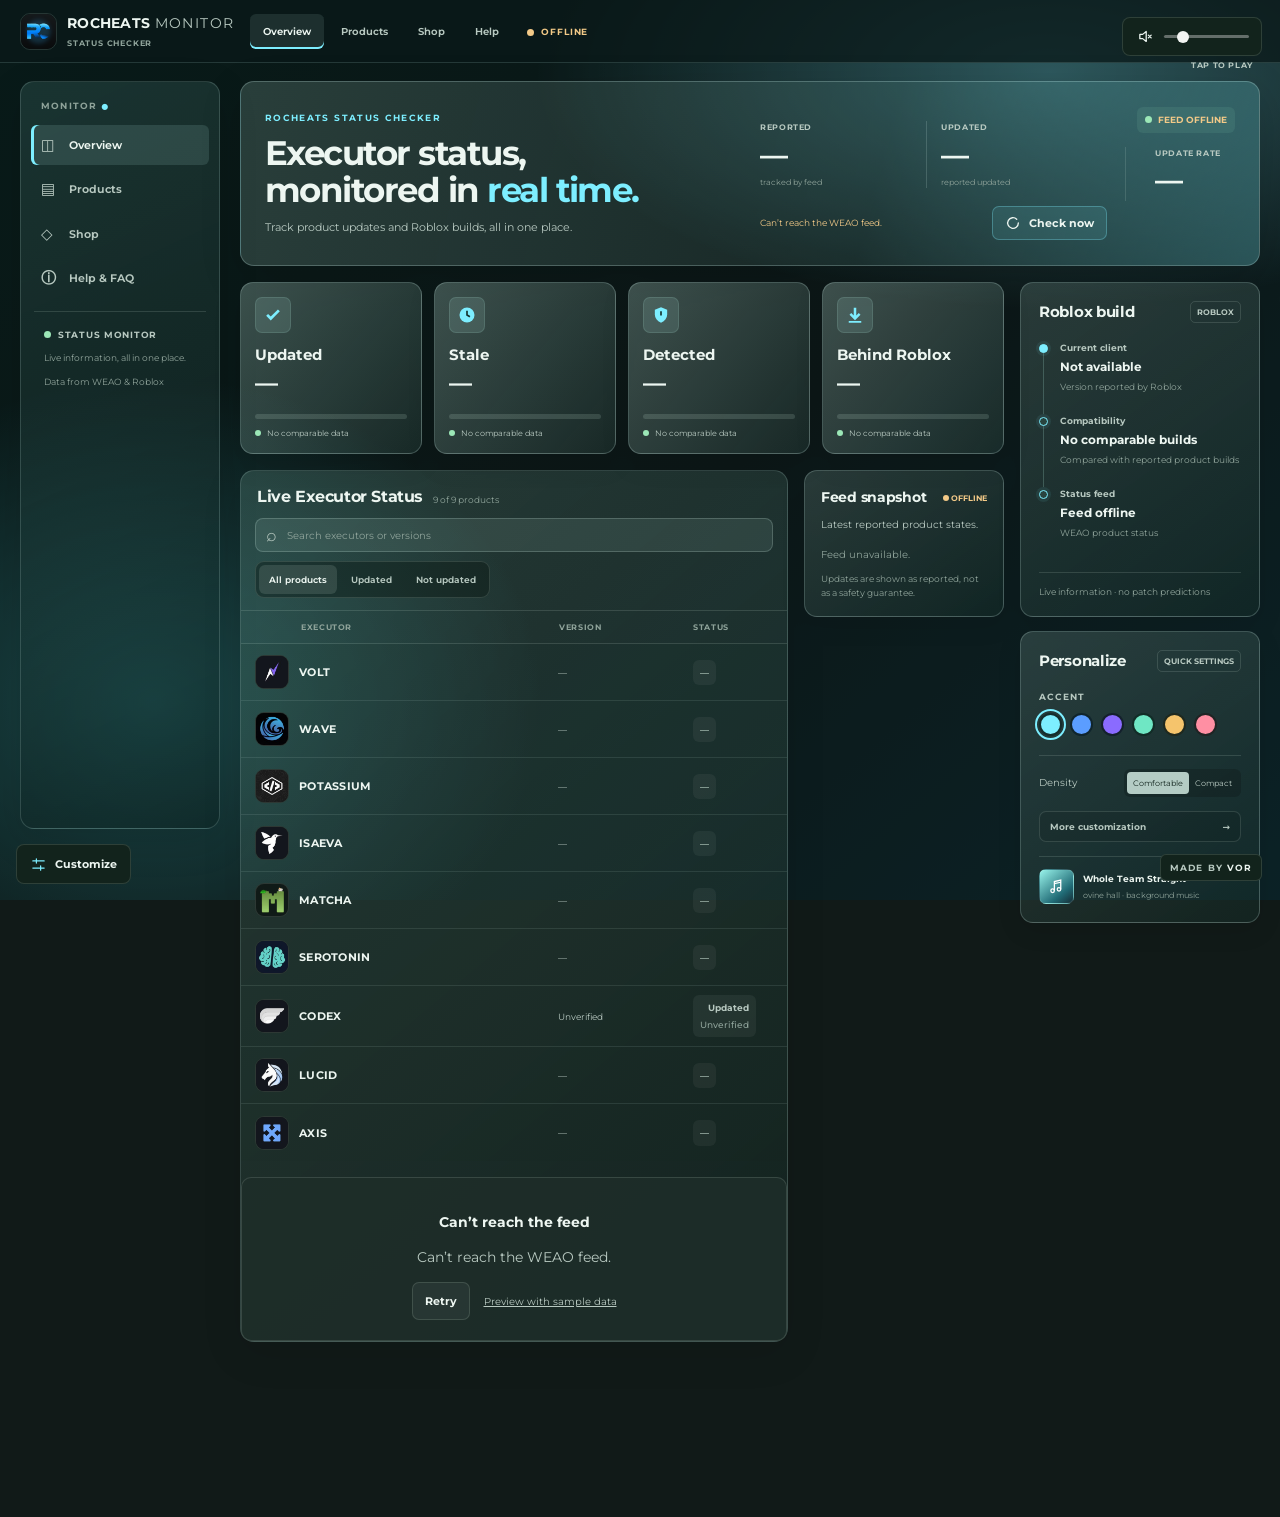
<file: index.html>
<!doctype html>
<html lang="en">
<head>
<meta charset="utf-8">
<meta name="viewport" content="width=device-width, initial-scale=1, viewport-fit=cover">
<meta name="color-scheme" content="dark">
<title>RoCheats Monitor — Status, at a glance</title>
<meta name="description" content="Live Roblox executor status and Roblox client updates, in one place.">
<meta name="theme-color" content="#0b1111">
<link rel="icon" href="assets/mark.png" type="image/png">
<link rel="apple-touch-icon" href="assets/mark.png">
<link rel="stylesheet" href="workspace.css?v=4">
</head>
<body>
<header class="titlebar">
  <div class="header-inner">
    <div class="brand"><img class="mark" src="assets/mark.png" alt="" width="38" height="38"><div><h1>RoCheats <span>Monitor</span></h1><p>STATUS CHECKER</p></div></div>
    <nav class="top-nav" aria-label="Main navigation"><a href="#overview" aria-current="page">Overview</a><a href="#products">Products</a><a href="#shop">Shop</a><a href="#faq">Help</a></nav>
    <label class="header-search"><span aria-hidden="true">⌕</span><input type="search" class="product-search" placeholder="Search executors or versions" aria-label="Search executors or versions"></label>
    <div class="header-actions"><span class="live" id="livePill"><i></i>LIVE</span></div>
  </div>
</header>
<div class="app-shell"><aside class="side-rail">    <nav class="site-nav" aria-label="Site sections"><p class="side-label">MONITOR <span>●</span></p><div class="site-nav-inner">
      <a href="#overview" aria-current="location"><span aria-hidden="true">◫</span> Overview</a>
      <a href="#products"><span aria-hidden="true">▤</span> Products</a>
      <a href="#shop"><span aria-hidden="true">◇</span> Shop</a>
      <a href="#faq"><span aria-hidden="true">ⓘ</span> Help & FAQ</a>
    </div></nav>
    <div class="rbx" id="rbx" hidden><span class="rbx-indicator"><i class="dot" id="rbxDot"></i><span class="caps">ROBLOX BUILD</span></span><b id="rbxVersion">—</b><span class="right" id="rbxCurrent">—</span></div>
<div class="rail-note"><span class="rail-dot"></span><b>STATUS MONITOR</b><p>Live information, all in one place.</p><small>Data from WEAO & Roblox</small></div></aside>
<main id="main">
  <section class="checker-section" id="overview" aria-label="Status checker">
    <div class="hero-banner"><div class="signal-intro hero-intro"><p class="signal-eyebrow">ROCHEATS STATUS CHECKER</p><h2>Executor status,<br>monitored in <span>real time.</span></h2><p class="signal-description">Track product updates and Roblox builds, all in one place.</p></div>
    <section class="hero" id="hero" aria-label="Status overview">
      <div class="hero-primary">
        <div class="hero-primary-top"><span class="hero-kicker"><span class="hero-kicker-mark"></span> LIVE OVERVIEW</span><span class="hero-feed" id="heroFeed"><span class="hero-feed-dot"></span><span id="heroFeedText">CHECKING</span></span></div>
        <div class="hero-primary-main"><div class="hero-value"><span>REPORTED</span><b id="heroTotal">—</b><small>tracked by feed</small></div><div class="hero-value"><span>UPDATED</span><b id="heroUp">—</b><small>reported updated</small></div><h2 id="headline" class="visually-hidden">Checking…</h2></div>
        <div class="hero-primary-bottom"><p class="meta" id="meta">Reading the feed…</p><button class="btn btn-ghost hero-check" id="checkBtn"><svg class="spin" viewBox="0 0 24 24" width="16" height="16" aria-hidden="true" fill="none" stroke="currentColor" stroke-width="2" stroke-linecap="round"><path d="M20 12a8 8 0 1 1-2.4-5.7"/></svg><span>Check now</span></button><span class="hero-source">SOURCE / WEAO</span></div>
      </div>
      <div class="meter-wrap" aria-hidden="true"><div class="status-meter" id="statusMeter"><div class="meter-center"><b id="statusMeterText">—</b><span>UPDATE RATE</span></div></div></div>
    </section></div>
    <div class="hero-breakdown"><div class="breakdown-head"><span>STATUS AT A GLANCE</span><span id="heroReported">— REPORTED</span></div>
      <ul class="stats" id="stats">
        <li><span class="stat-label"><span class="metric-icon metric-up" aria-hidden="true"><svg viewBox="0 0 24 24"><path d="M9.3 18.5 3.8 13l2.3-2.3 3.2 3.2 8.6-8.6 2.3 2.3-10.9 10.9Z"/></svg></span>Updated</span><b>—</b><div class="stat-track"><i></i></div><small class="stat-foot">Waiting for data</small></li>
        <li><span class="stat-label"><span class="metric-icon metric-stale" aria-hidden="true"><svg viewBox="0 0 24 24"><circle cx="12" cy="12" r="9"/><path class="icon-cut" d="M12 6.8V12l3.5 2.1"/></svg></span>Stale</span><b>—</b><div class="stat-track"><i></i></div><small class="stat-foot">Waiting for data</small></li>
        <li><span class="stat-label"><span class="metric-icon metric-detected" aria-hidden="true"><svg viewBox="0 0 24 24"><path d="M12 2.7 4.6 5.8v5.5c0 4.3 2.7 7.8 7.4 10 4.7-2.2 7.4-5.7 7.4-10V5.8L12 2.7Z"/><path class="icon-cut" d="M12 7.4v5.2m0 3.2v.1"/></svg></span>Detected</span><b>—</b><div class="stat-track"><i></i></div><small class="stat-foot">Waiting for data</small></li>
        <li><span class="stat-label"><span class="metric-icon metric-behind" aria-hidden="true"><svg viewBox="0 0 24 24"><path d="M10.5 3.2h3v9.3l3-3 2.1 2.1L12 18.2l-6.6-6.6 2.1-2.1 3 3V3.2ZM4.5 19.3h15v2h-15z"/></svg></span>Behind Roblox</span><b>—</b><div class="stat-track"><i></i></div><small class="stat-foot">Waiting for data</small></li>
      </ul></div>

  </section>
  <section class="products-section tracker-workspace" id="products" aria-label="Product tracker">
  <div class="list-heading"><div><p class="eyebrow">LIVE STATUS</p><h2>Live Executor Status<span class="heading-dot" aria-hidden="true"></span></h2><p class="section-intro">Versions and update status from WEAO.</p></div><span class="count" id="count">9 of 9 products</span></div>
  <div class="tracker-content">
  <div class="toolbar"><label class="inline-search"><span aria-hidden="true">⌕</span><input type="search" class="product-search" placeholder="Search executors or versions" aria-label="Search executors or versions"></label><div class="chips" role="tablist" aria-label="Filter products"><button role="tab" aria-selected="true" class="chip is-on" data-filter="0">All products</button><button role="tab" aria-selected="false" class="chip" data-filter="1">Updated</button><button role="tab" aria-selected="false" class="chip" data-filter="2">Not updated</button></div><span class="toolbar-note">DATA FROM WEAO <span>↗</span></span></div>
  <div class="tracker-labels" aria-hidden="true"><span>EXECUTOR</span><span>VERSION</span><span>ROBLOX BUILD</span><span>STATUS</span></div>
  <ul class="rows" id="rows" aria-live="polite"></ul><p class="no-results" id="noResults" hidden>No products match your search and filters.</p>
  <div class="empty" id="empty" hidden><p><b id="emptyTitle">Can’t reach the feed</b></p><p id="emptyBody">Check your connection and try again.</p><div class="empty-actions"><button class="btn btn-accent" id="retryBtn">Retry</button><a class="link" href="?demo=1">Preview with sample data</a></div></div>
  </div>
  </section>
  <section class="monitor-side"><div class="monitor-side-head"><h3>Feed snapshot</h3><span id="snapshotFeed"><i></i> WEAO</span></div><p>Latest reported product states.</p><div id="feedSnapshot" class="feed-snapshot"><p class="snapshot-empty">Waiting for the feed…</p></div><div class="snapshot-foot">Updates are shown as reported, not as a safety guarantee.</div></section>
  <aside class="dashboard-aside" aria-label="Monitor information and quick settings">
    <section class="info-panel feed-panel"><div class="panel-title"><h3>Roblox build</h3><span class="panel-chip">ROBLOX</span></div><div class="build-timeline"><div class="timeline-item"><i></i><div><b>Current client</b><strong id="timelineBuild">Checking…</strong><small>Version reported by Roblox</small></div></div><div class="timeline-item"><i></i><div><b>Compatibility</b><strong id="timelineCompat">Checking…</strong><small>Compared with reported product builds</small></div></div><div class="timeline-item"><i></i><div><b>Status feed</b><strong id="timelineFeed">Checking…</strong><small>WEAO product status</small></div></div></div><span class="panel-foot">Live information · no patch predictions</span></section>
    <section class="info-panel personalize-panel"><div class="panel-title"><h3>Personalize</h3><span class="panel-chip">QUICK SETTINGS</span></div><p class="quick-label">ACCENT</p><div class="quick-accents" id="quickAccents"></div><div class="quick-density"><span>Density</span><div><button type="button" data-quick-density="comfortable">Comfortable</button><button type="button" data-quick-density="compact">Compact</button></div></div><button type="button" id="quickCustomize" class="quick-customize">More customization <span>→</span></button><div class="quick-music"><span class="music-art" aria-hidden="true"><svg viewBox="0 0 24 24" fill="none" stroke="currentColor" stroke-width="1.8"><path d="M9 18V5l9-2v13M9 8l9-2"/><circle cx="6.5" cy="18" r="2.5"/><circle cx="15.5" cy="16" r="2.5"/></svg></span><div><b>Whole Team Straight</b><small>ovine hall · background music</small></div></div></section>
  </aside>
  <section id="shop" class="shop-section" aria-labelledby="shop-title">
    <div class="shop-heading"><div><p class="eyebrow accent">ROCHEATS</p><h2 id="shop-title">Shop<span class="accent">.</span></h2><p>Explore products on RoCheats.</p></div><span class="shop-index">ROCHEATS / STORE</span></div>
    <div class="shop-grid">
      <article class="shop-card" data-shop="potassium"><div class="shop-card-top"><span class="shop-number">01</span><span class="shop-status">Checking status</span></div><div class="shop-logo"><img src="assets/logo-potassium.jpg" alt=""></div><div class="shop-copy"><h3>Potassium</h3><p>See the current offer for Potassium.</p></div><div class="shop-price"><span>STORE</span><strong>Check price on RoCheats</strong></div><a class="shop-link" href="https://rocheats.com/product?id=potassium-roblox-executor&amp;ref=serx" target="_blank" rel="noopener noreferrer" data-shop-link>Shop on RoCheats <span aria-hidden="true">↗</span></a></article>
      <article class="shop-card" data-shop="wave"><div class="shop-card-top"><span class="shop-number">02</span><span class="shop-status">Checking status</span></div><div class="shop-logo"><img src="assets/logo-wave.jpg" alt=""></div><div class="shop-copy"><h3>Wave</h3><p>See the current offer for Wave.</p></div><div class="shop-price"><span>STORE</span><strong>Check price on RoCheats</strong></div><a class="shop-link" href="https://rocheats.com/product?id=wave-roblox-executor&amp;ref=serx" target="_blank" rel="noopener noreferrer" data-shop-link>Shop on RoCheats <span aria-hidden="true">↗</span></a></article>
      <article class="shop-card" data-shop="volt"><div class="shop-card-top"><span class="shop-number">03</span><span class="shop-status">Checking status</span></div><div class="shop-logo"><img src="assets/logo-volt.jpg" alt=""></div><div class="shop-copy"><h3>Volt</h3><p>See the current offer for Volt.</p></div><div class="shop-price"><span>STORE</span><strong>Check price on RoCheats</strong></div><a class="shop-link" href="https://rocheats.com/product?id=volt-roblox-executor&amp;ref=serx" target="_blank" rel="noopener noreferrer" data-shop-link>Shop on RoCheats <span aria-hidden="true">↗</span></a></article>
    </div>
    <a class="shop-all" href="https://rocheats.com/?ref=serx" target="_blank" rel="noopener noreferrer">Browse all products on RoCheats <span aria-hidden="true">↗</span></a>
    <p class="shop-disclaimer">These store links include a referral code. Status data comes from WEAO; prices, license options and checkout are shown on RoCheats and may change.</p>
  </section>
  <section id="faq" class="faq-section" aria-labelledby="faq-title">
    <div class="faq-heading"><div><p class="eyebrow accent">ROCHEATS — DISCORD FAQ</p><div class="faq-title-line"><img class="faq-logo" src="assets/mark.png" alt="" width="44" height="44"><h2 id="faq-title">Help & information<span class="accent">.</span></h2></div><p>Answers to common questions about orders and support.</p></div><span class="faq-index">03 / FAQ</span></div>
    <div class="faq-grid">
      <details class="faq-card"><summary><span class="faq-number">01</span><span class="faq-question">How long does delivery take?</span><span class="faq-plus" aria-hidden="true"></span></summary><ul><li>Card: Instant delivery.</li><li>Crypto: Usually instant, but may take 30–60 minutes to process.</li></ul></details>
      <details class="faq-card"><summary><span class="faq-number">02</span><span class="faq-question">Haven’t received your license key?</span><span class="faq-plus" aria-hidden="true"></span></summary><ul><li>Check your spam/junk folder.</li><li>Check your RoCheats dashboard.</li><li>If it hasn’t arrived within 15–30 minutes, open a support ticket.</li></ul></details>
      <details class="faq-card"><summary><span class="faq-number">03</span><span class="faq-question">What payment methods are accepted?</span><span class="faq-plus" aria-hidden="true"></span></summary><ul><li>Credit/debit cards.</li><li>Apple Pay and Google Pay.</li><li>Bitcoin, Litecoin, Ethereum, and other supported cryptocurrencies.</li></ul></details>
      <details class="faq-card"><summary><span class="faq-number">04</span><span class="faq-question">Do you offer refunds?</span><span class="faq-plus" aria-hidden="true"></span></summary><ul><li>All sales are generally final.</li><li>Refunds may be considered for verified technical issues that cannot be resolved within 7 business days.</li></ul></details>
      <details class="faq-card"><summary><span class="faq-number">05</span><span class="faq-question">How do I download an executor?</span><span class="faq-plus" aria-hidden="true"></span></summary><ul><li>Check RoCheats for download information for your executor.</li><li>You can also open a support ticket and have a staff member provide you with direct links.</li></ul></details>
      <details class="faq-card"><summary><span class="faq-number">06</span><span class="faq-question">How long do unpaid orders last?</span><span class="faq-plus" aria-hidden="true"></span></summary><ul><li>Unpaid orders are automatically canceled after 2 hours.</li><li>If you’ve paid but your order was canceled, contact support.</li></ul></details>
      <details class="faq-card"><summary><span class="faq-number">07</span><span class="faq-question">Having technical issues?</span><span class="faq-plus" aria-hidden="true"></span></summary><ul><li>Head over to our discord server to get technical support.</li><li>Describe the issue and include screenshots if possible.</li></ul></details>
      <details class="faq-card"><summary><span class="faq-number">08</span><span class="faq-question">How do I contact support?</span><span class="faq-plus" aria-hidden="true"></span></summary><ul><li>Head over to our discord server to open a support ticket.</li><li>A staff member will assist you as soon as possible.</li></ul></details>
    </div>
    <p class="faq-important"><strong>IMPORTANT:</strong> Please check the available information and requirements for your executor before purchasing.</p>
  </section>
  <footer class="foot"><span>Status from <a href="https://weao.xyz" target="_blank" rel="noopener">WEAO</a> · Roblox build from <a href="https://clientsettingscdn.roblox.com" target="_blank" rel="noopener">Roblox</a></span><span id="footNote">Checks only while this tab is open <span class="footer-dot" aria-hidden="true"></span></span></footer>
</main></div>
<div class="scrim" id="scrim" hidden></div>
<aside class="sheet" id="sheet" role="dialog" aria-modal="true" aria-labelledby="settingsTitle" hidden>
  <div class="sheet-head"><div><p class="eyebrow accent">MAKE IT YOURS</p><h2 id="settingsTitle">Customize</h2><p>Set the mood. Keep the clarity.</p></div><button class="icon-btn close" id="closeBtn" aria-label="Close settings"><svg viewBox="0 0 24 24" width="18" height="18" fill="none" stroke="currentColor" stroke-width="1.7" stroke-linecap="round"><path d="M6 6l12 12M18 6L6 18"/></svg></button></div>
  <div class="settings-section"><div class="section-heading"><div><p class="eyebrow">01 / BACKDROP</p><h3>Choose a colour</h3><p>Richer colour palettes, made to stand out.</p></div></div><div class="scenes" id="scenes"></div><div class="custom-scene"><label for="customSceneColor">Your own colour</label><input id="customSceneColor" type="color" value="#258d91" aria-label="Choose a custom background colour"></div><div class="image-controls"><label class="upload-btn" for="imageInput">↑ &nbsp; Upload image</label><input id="imageInput" type="file" accept="image/png,image/jpeg,image/webp" hidden><button type="button" class="text-btn" id="removeImageBtn" hidden>Remove image</button><small>PNG, JPG or WebP · up to 1 MB · saved in this browser</small></div><label class="range-label" for="sceneStrength"><span>Background intensity</span><output id="sceneStrengthValue">100%</output></label><input type="range" id="sceneStrength" min="20" max="100" step="5" value="100"></div>
  <div class="settings-section"><div class="section-heading"><div><p class="eyebrow">02 / STYLE</p><h3>The details</h3><p>Dial in your own look.</p></div></div><p class="setting-label">ACCENT COLOUR</p><div class="accent-line"><div class="accents" id="accents"></div><label class="custom-color" title="Custom accent"><input type="color" id="customAccent" value="#7deeff" aria-label="Choose a custom accent colour"><span>＋</span></label></div><p class="setting-label">SURFACE STYLE</p><div class="seg" id="themeSeg" role="group" aria-label="Surface style"><button data-theme="glass" class="is-on">Glass <small>Layered & luminous</small></button><button data-theme="flat">Flat <small>Clean & solid</small></button></div><p class="setting-label">DENSITY</p><div class="seg" id="densitySeg" role="group" aria-label="Density"><button data-density="comfortable" class="is-on">Comfortable</button><button data-density="compact">Compact</button></div><label class="switch motion-switch"><span><b>Reduce motion</b><small>Keep transitions to a minimum</small></span><input type="checkbox" id="motionToggle"><i></i></label><button type="button" class="text-btn reset-btn" id="resetAppearance">Reset appearance</button></div>
  <div class="settings-section"><div class="section-heading"><div><p class="eyebrow">03 / MONITORING</p><h3>Checks & alerts</h3><p>Control how often you hear from us.</p></div></div><p class="setting-label">CHECK EVERY</p><div class="seg row-seg" id="intervalSeg" role="group" aria-label="Check interval"></div><div class="switches"><label class="switch"><span><b>Notifications</b><small>Tell me when an executor or Roblox changes</small></span><input type="checkbox" id="notifToggle"><i></i></label><div class="alerts" id="alertList"><p class="setting-label">TELL ME ABOUT</p><label class="switch sub"><span><small>Status changes</small></span><input type="checkbox" data-alert="updates"><i></i></label><label class="switch sub"><span><small>New executor versions</small></span><input type="checkbox" data-alert="versions"><i></i></label><label class="switch sub"><span><small>Detection changes</small></span><input type="checkbox" data-alert="detection"><i></i></label><label class="switch sub"><span><small>Roblox client updates</small></span><input type="checkbox" data-alert="roblox"><i></i></label></div><button class="btn btn-ghost test-btn" id="testNotifBtn">Send a test notification</button></div></div>
</aside>
<audio id="backgroundMusic" data-src="assets/whole-team-straight.mp3?v=4" preload="auto" loop></audio>
<div class="music-control" role="group" aria-label="Background music controls" title="Whole Team Straight — ovine hall">
  <button id="musicControl" class="music-toggle" type="button" aria-label="Play background music" aria-pressed="false">
    <svg viewBox="0 0 24 24" aria-hidden="true" fill="none" stroke="currentColor" stroke-width="1.8" stroke-linecap="round" stroke-linejoin="round"><path d="M4 9h4l5-4v14l-5-4H4z"/><path class="music-waves" d="M16 9a4 4 0 0 1 0 6M18.5 6.5a7.5 7.5 0 0 1 0 11"/><path class="music-muted" d="m16 10 4 4m0-4-4 4"/></svg>
  </button>
  <input id="musicVolume" type="range" min="0" max="100" value="18" step="1" aria-label="Music volume">
  <span id="musicHint" class="music-hint" aria-live="polite"></span>
</div>
<button class="settings-trigger" id="settingsBtn" aria-label="Open settings" aria-expanded="false" aria-controls="sheet"><svg viewBox="0 0 24 24" aria-hidden="true" fill="none" stroke="currentColor" stroke-width="1.7" stroke-linecap="round"><path d="M4 7h16M4 17h16M9 4v6M15 14v6"/></svg><span>Customize</span></button>
<div class="maker-credit">MADE BY <strong>VOR</strong></div>
<div class="toast" id="toast" role="status" aria-live="polite"></div>
<script src="app.js?v=41"></script>
</body>
</html>
</file>
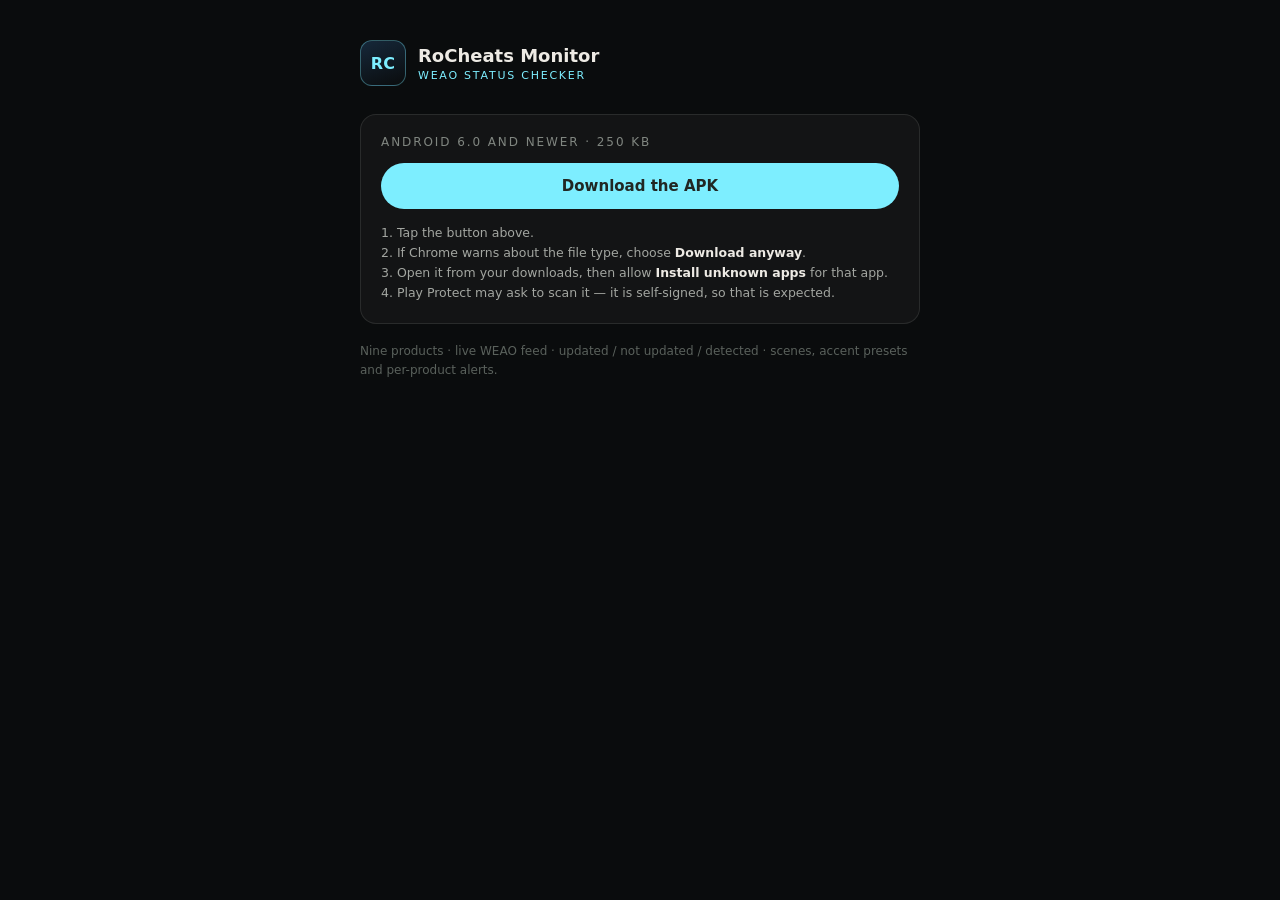
<file: download/index.html>
<!doctype html>
<html lang="en"><head>
<meta charset="utf-8"><meta name="viewport" content="width=device-width,initial-scale=1">
<title>RoCheats Monitor — install</title>
</head>
<body style="margin:0;background:#0A0C0D;color:#EDEAE4;font-family:'Segoe UI',system-ui,-apple-system,sans-serif">
<div style="max-width:560px;margin:0 auto;padding:40px 22px 64px">
  <div style="display:flex;align-items:center;gap:12px">
    <div style="width:44px;height:44px;border-radius:12px;background:linear-gradient(160deg,#16283a,#0a0c0d);border:1px solid rgba(125,238,255,.35);display:flex;align-items:center;justify-content:center;font-weight:700;color:#7DEEFF;letter-spacing:.02em">RC</div>
    <div>
      <div style="font-size:18px;font-weight:600">RoCheats Monitor</div>
      <div style="font-size:11px;letter-spacing:.16em;text-transform:uppercase;color:#7DEEFF;margin-top:3px">WEAO status checker</div>
    </div>
  </div>

  <div style="margin-top:28px;background:rgba(20,22,23,.9);border:1px solid rgba(228,229,219,.11);border-radius:16px;padding:20px">
    <div style="font-size:12px;letter-spacing:.16em;text-transform:uppercase;color:#808680">Android 6.0 and newer · 250 KB</div>
    <a href="RoCheatsMonitor.apk" download="RoCheatsMonitor.apk"
       style="display:block;margin-top:14px;text-align:center;background:#7DEEFF;color:#212723;font-weight:600;font-size:15px;padding:14px 18px;border-radius:999px;text-decoration:none">
      Download the APK
    </a>
    <div style="margin-top:14px;font-size:12.5px;line-height:1.6;color:#A3A6A1">
      1. Tap the button above.<br>
      2. If Chrome warns about the file type, choose <b style="color:#EDEAE4">Download anyway</b>.<br>
      3. Open it from your downloads, then allow <b style="color:#EDEAE4">Install unknown apps</b> for that app.<br>
      4. Play Protect may ask to scan it — it is self-signed, so that is expected.
    </div>
  </div>

  <div style="margin-top:18px;font-size:12px;line-height:1.6;color:#5A615C">
    Nine products · live WEAO feed · updated / not updated / detected ·
    scenes, accent presets and per-product alerts.
  </div>
</div>
</body></html>
</file>
<file: workspace.css>
/* Settings controls */
.scrim{position:fixed;inset:0;z-index:8;background:rgba(3,9,8,.32);opacity:0;transition:opacity .25s}.scrim.is-open{opacity:1}.sheet{position:fixed;z-index:9;right:0;top:0;height:100dvh;width:min(540px,100%);overflow-y:auto;overscroll-behavior:contain;padding:32px 32px calc(36px + env(safe-area-inset-bottom));background:#111a19;border-left:1px solid rgba(216,245,231,.13);box-shadow:-20px 0 70px rgba(0,0,0,.4);transform:translateX(105%);transition:transform .42s cubic-bezier(.2,1.18,.3,1)}.sheet.is-open{transform:translateX(0)}.sheet-head{display:flex;justify-content:space-between;align-items:start;padding-bottom:25px}.sheet-head .eyebrow{margin-bottom:5px}.sheet-head h2{font-size:29px;letter-spacing:-.05em;margin:0}.sheet-head p:not(.eyebrow),.section-heading p:not(.eyebrow){font-size:12px;color:var(--text3);margin:5px 0 0}.icon-btn{width:38px;height:38px;padding:0}.settings-section{border-top:1px solid var(--line);padding:26px 0}.section-heading{margin-bottom:18px}.section-heading .eyebrow{margin-bottom:5px}.section-heading h3{font-size:17px;letter-spacing:-.025em;margin:0}.scenes{display:grid;grid-template-columns:repeat(4,minmax(0,1fr));gap:9px}.swatch{position:relative;aspect-ratio:1.16;border-radius:12px;border:1px solid rgba(226,255,240,.14);padding:0;overflow:hidden;transition:transform .16s,border-color .16s}.swatch::after{content:"";position:absolute;inset:0;background:linear-gradient(transparent 25%,rgba(2,8,7,.8))}.swatch:hover{transform:translateY(-2px)}.swatch.is-on{border-color:var(--accent);box-shadow:0 0 0 2px var(--accent) inset}.swatch span{position:absolute;z-index:1;bottom:9px;left:9px;font-size:10px;font-weight:700;color:#eef7f1}.swatch.is-on span::after{content:' ✓';color:var(--accent)}.image-controls{display:flex;align-items:center;gap:10px;flex-wrap:wrap;margin-top:15px}.image-controls small{display:block;flex-basis:100%;color:var(--text4);font-size:10px}.upload-btn{display:inline-flex;align-items:center;padding:8px 11px;border-radius:9px;border:1px solid var(--line);color:var(--text2);font-size:11px;font-weight:700;cursor:pointer}.upload-btn:hover{color:var(--text);border-color:var(--accent)}.text-btn{border:0;background:none;color:var(--text2);font-size:11px;padding:4px 0;text-decoration:underline;text-underline-offset:3px}.text-btn:hover{color:var(--accent)}.range-label{display:flex;justify-content:space-between;align-items:center;color:var(--text2);font-size:11px;font-weight:650;margin-top:22px}.range-label output{color:var(--accent);font-family:var(--mono)}input[type=range]{width:100%;accent-color:var(--accent);margin:10px 0 0}.setting-label{font-size:9px;letter-spacing:.14em;font-weight:750;color:var(--text3);margin:20px 0 10px}.accent-line,.accents{display:flex;align-items:center;gap:10px;flex-wrap:wrap}.accents button,.custom-color{width:27px;height:27px;border-radius:50%;border:0;padding:0;cursor:pointer}.accents button.is-on{box-shadow:0 0 0 2px #111a19,0 0 0 4px currentColor}.custom-color{position:relative;display:grid;place-items:center;color:var(--text);border:1px solid var(--line);background:conic-gradient(#83e4db,#87a6f0,#d1a5f1,#e5ad80,#83e4db)}.custom-color input{position:absolute;inset:0;width:100%;height:100%;opacity:0;cursor:pointer}.custom-color span{display:grid;place-items:center;background:#18211f;border-radius:50%;width:17px;height:17px;pointer-events:none}.seg{display:flex;gap:5px;padding:4px;border:1px solid var(--line);border-radius:12px;background:#0c1413}.seg button{flex:1;min-width:0;border:0;border-radius:8px;padding:9px 8px;background:transparent;color:var(--text2);font-size:11px;font-weight:700}.seg button small{display:block;font-size:9px;font-weight:400;color:var(--text3);margin-top:2px}.seg button.is-on{background:#273a35;color:var(--text);box-shadow:0 1px 5px rgba(0,0,0,.2)}.row-seg button{padding:9px 2px}.switches{display:grid;gap:12px;margin-top:22px}.switch{display:flex;align-items:center;gap:12px;cursor:pointer}.switch span{display:grid;gap:3px}.switch b{font-size:12px}.switch small{font-size:11px;color:var(--text3)}.switch input{position:absolute;opacity:0}.switch i{position:relative;margin-left:auto;width:38px;height:22px;flex:none;border-radius:99px;background:#39453f;transition:background .2s}.switch i::after{content:"";position:absolute;left:3px;top:3px;width:16px;height:16px;background:#9baa9f;border-radius:50%;transition:transform .2s}.switch input:checked+i{background:color-mix(in srgb,var(--accent) 40%,#1c2b27)}.switch input:checked+i::after{transform:translateX(16px);background:var(--accent)}.switch input:focus-visible+i{outline:2px solid var(--accent);outline-offset:3px}.switch.sub{padding:10px 0;border-top:1px solid var(--line)}.switch.sub small{color:var(--text2)}.alerts{margin-top:0}.switches:has(#notifToggle:not(:checked)) .alerts{opacity:.55}.motion-switch{margin-top:20px}.reset-btn{margin-top:18px}.test-btn{justify-self:start}.toast{position:fixed;z-index:20;left:50%;bottom:22px;transform:translate(-50%,15px);opacity:0;pointer-events:none;background:#263733;color:var(--text);border:1px solid var(--line);border-radius:11px;padding:11px 15px;font-size:12px;box-shadow:0 12px 35px rgba(0,0,0,.35);transition:opacity .2s,transform .2s;max-width:calc(100% - 32px)}.toast.is-open{opacity:1;transform:translate(-50%,0)}



@font-face{font-family:Montserrat;src:url('assets/montserrat-latin.woff2') format('woff2');font-style:normal;font-weight:400 800;font-display:swap}
:root{--bg:#111a18;--text:#edf6f1;--text2:#b8c9c1;--text3:#8fa39a;--text4:#778e82;--accent:#7deeff;--green:#9ce7b7;--red:#ff9a9d;--amber:#f3ca88;--line:rgba(218,241,226,.14);--surface:rgba(31,46,41,.93);--scene-a:#204751;--scene-b:#152446;--strength:1;--ui:Montserrat,system-ui,sans-serif;--mono:ui-monospace,SFMono-Regular,monospace}
*,*::before,*::after{box-sizing:border-box}html,body{margin:0}html{min-height:100%;background:var(--bg)}body{min-height:100vh;overflow-x:hidden;background:var(--bg);color:var(--text);font:14px/1.5 var(--ui);-webkit-font-smoothing:antialiased;animation:site-load-fade 2s ease-in-out backwards}body::before{content:"";position:fixed;inset:0;z-index:0;pointer-events:none;background:var(--scene-image,none),linear-gradient(130deg,var(--scene-a),var(--scene-b) 65%,#101a16);background-size:cover;background-position:center;opacity:var(--strength);transition:opacity .25s,background .25s}body::after{content:"";position:fixed;inset:0;z-index:0;pointer-events:none;background:rgba(13,22,19,.72)}@keyframes site-load-fade{from{opacity:0}to{opacity:1}}[hidden]{display:none!important}button,input,summary{font:inherit}button,summary{cursor:pointer}button:focus-visible,input:focus-visible,a:focus-visible,summary:focus-visible,.upload-btn:focus-within{outline:2px solid var(--accent);outline-offset:3px}a{color:inherit}.titlebar,main{position:relative;z-index:1}.accent{color:var(--accent)}
/* Header and view navigation */
.titlebar{border-bottom:1px solid var(--line);background:rgba(15,25,21,.9)}.header-inner{max-width:1280px;min-height:77px;margin:auto;padding:0 178px 0 32px;display:flex;align-items:center;justify-content:space-between;gap:22px}.brand{display:flex;align-items:center;gap:10px;flex:none}.brand .mark{display:block;width:37px;height:37px;object-fit:cover;border-radius:10px;border:1px solid var(--line)}.brand h1{margin:0;color:var(--text);font-size:13px;letter-spacing:-.035em}.brand h1 span{font-weight:500;color:var(--text2)}.brand p{margin:3px 0 0;color:var(--text3);font-size:8px;font-weight:700;letter-spacing:.1em}.site-nav-inner{display:flex;gap:4px;align-items:center;padding:4px;border:1px solid var(--line);border-radius:10px;background:rgba(7,16,12,.32)}.site-nav a{display:block;min-width:72px;padding:9px 12px;border-radius:6px;color:var(--text2);text-align:center;text-decoration:none;font-size:10px;font-weight:650}.site-nav a:hover{color:var(--text)}.site-nav a[aria-current="page"]{background:rgba(220,246,229,.12);color:var(--text)}.live{display:inline-flex;align-items:center;gap:7px;color:var(--green);font-size:9px;font-weight:700;letter-spacing:.1em}.live i,.dot,.hero-feed-dot{display:inline-block;width:7px;height:7px;border-radius:50%;background:var(--green)}.live.is-stale,.hero-feed.is-offline{color:var(--amber)}.live.is-stale i,.dot.is-behind{background:var(--amber)}
main{max-width:1100px;min-height:calc(100vh - 77px);margin:auto;padding:54px 32px 75px}.signal-intro,.list-heading,.shop-heading,.faq-heading{display:flex;align-items:end;justify-content:space-between;gap:15px;margin:0 0 29px}.signal-eyebrow,.eyebrow{margin:0 0 10px;color:var(--accent);font-size:9px;font-weight:700;letter-spacing:.15em}.signal-eyebrow{white-space:nowrap}.signal-intro h2,.list-heading h2,.shop-heading h2,.faq-heading h2{margin:0;color:var(--text);font-size:32px;letter-spacing:-.05em;line-height:1.15}.signal-description,.section-intro,.shop-heading p:not(.eyebrow),.faq-heading p:not(.eyebrow){margin:9px 0 0;color:var(--text2);font-size:12px;line-height:1.65}.count{color:var(--text3);font-size:10px}.shop-index,.faq-index,.tracker-labels,.toolbar-note,.faq-logo,.heading-dot{display:none}
/* Live overview: the ring represents only reported update status. */
.hero{display:grid;grid-template-columns:205px minmax(0,1fr);column-gap:38px;align-items:center;padding:32px;border:1px solid var(--line);border-radius:18px;background:linear-gradient(120deg,color-mix(in srgb,var(--accent) 6%,transparent),transparent 60%),var(--surface);box-shadow:0 20px 60px rgba(0,0,0,.12)}.meter-wrap{grid-column:1;grid-row:1;display:grid;place-items:center}.status-meter{--progress:0%;display:grid;place-items:center;width:190px;height:190px;border-radius:50%;background:conic-gradient(var(--accent) var(--progress),rgba(220,245,231,.10) 0);transform:rotate(0deg)}.meter-center{display:flex;flex-direction:column;align-items:center;justify-content:center;gap:5px;width:166px;height:166px;border-radius:50%;background:#1c3029}.meter-center b{font-size:38px;line-height:1;letter-spacing:-.06em}.meter-center span{color:var(--text2);font-size:9px;font-weight:600}
.hero-primary{grid-column:2;grid-row:1;min-width:0}.hero-primary-top{display:flex;align-items:center;justify-content:space-between;gap:10px}.hero-kicker,.hero-overline,.breakdown-head,.hero-source{color:var(--text3);font-size:9px;font-weight:700;letter-spacing:.1em}.hero-kicker-mark{display:inline-block;width:7px;height:7px;margin-right:7px;border-radius:50%;background:var(--accent)}.hero-feed{display:inline-flex;align-items:center;gap:6px;padding:6px 8px;border-radius:6px;background:rgba(156,231,183,.09);color:var(--green);font-size:9px;font-weight:700}.hero-primary-main{padding:21px 0 20px}.hero-overline{margin:0 0 8px}.hero h2{margin:0;font-size:clamp(27px,3vw,38px);line-height:1.12;letter-spacing:-.055em}.meta{margin:10px 0 0;color:var(--text2);font-size:10px;line-height:1.7;font-variant-numeric:tabular-nums}.meta #countdown{display:inline-block;min-width:5ch}.meta.is-error{color:var(--amber)}.hero-primary-bottom{display:flex;align-items:center;justify-content:space-between;gap:10px}.btn{display:inline-flex;align-items:center;justify-content:center;gap:8px;min-height:38px;padding:0 12px;border:1px solid var(--line);border-radius:7px;background:rgba(235,255,242,.05);color:var(--text);font-size:11px;font-weight:700}.btn:hover{border-color:var(--accent)}.hero-check{border-color:color-mix(in srgb,var(--accent) 30%,transparent);background:color-mix(in srgb,var(--accent) 10%,transparent)}.btn.is-busy svg{animation:spin 1s linear infinite}@keyframes spin{to{transform:rotate(360deg)}}
.hero-breakdown{grid-column:1/-1;grid-row:2;margin-top:30px;padding-top:20px;border-top:1px solid var(--line)}.breakdown-head{display:flex;justify-content:space-between;gap:10px}.hero .stats{display:grid;grid-template-columns:repeat(4,minmax(0,1fr));gap:0;margin:20px 0 0;padding:0;list-style:none}.stats li{display:flex;flex-direction:column-reverse;justify-content:flex-end;gap:8px;min-width:0;padding:0 20px;border-left:1px solid var(--line)}.stats li:first-child{padding-left:0;border:0}.stats li b{font-size:24px;line-height:1;letter-spacing:-.05em}.stat-label{display:flex;align-items:center;gap:6px;color:var(--text2);font-size:10px;line-height:1.35}.metric-icon{display:none}.rbx{grid-column:1/-1;grid-row:3;display:flex;align-items:center;gap:9px;margin-top:24px;padding:13px 15px;border:1px solid var(--line);border-radius:8px;background:rgba(0,0,0,.13);color:var(--text2);font-size:10px}.rbx-indicator{display:flex;align-items:center;gap:8px}.rbx .caps{font-size:9px;font-weight:700;letter-spacing:.09em}.rbx b{font:10px var(--mono);overflow-wrap:anywhere}.rbx .right{margin-left:auto}.rbx .right.is-behind{color:var(--amber)}
/* Product directory */
.toolbar{margin:0 0 17px}.chips{display:inline-flex;gap:4px;padding:4px;border:1px solid var(--line);border-radius:9px;background:rgba(8,20,15,.4)}.chip{height:33px;padding:0 14px;border:0;border-radius:6px;background:transparent;color:var(--text2);font-size:10px;font-weight:650}.chip:hover{color:var(--text)}.chip.is-on{background:rgba(225,248,232,.12);color:var(--text)}.rows{display:grid;grid-template-columns:repeat(2,minmax(0,1fr));gap:10px;margin:0;padding:0;list-style:none}.row{position:relative;display:grid;grid-template-columns:42px minmax(0,1fr) auto;align-items:center;gap:14px;min-width:0;min-height:82px;margin:0;padding:14px;border:1px solid var(--line);border-radius:10px;background:rgba(22,37,31,.8)}.tile{width:42px;height:42px;border:1px solid var(--line);border-radius:9px;overflow:hidden;background:#101a17}.tile img,.tile .mono{display:block;width:100%;height:100%;object-fit:cover}.tile .mono{display:grid;place-items:center;background:linear-gradient(145deg,var(--h1),var(--h2));color:#0d1815;font-weight:700}.name-line{display:flex;align-items:center;gap:8px;min-width:0}.name{overflow:hidden;text-overflow:ellipsis;white-space:nowrap;color:var(--text);font-size:12px;font-weight:700;letter-spacing:.025em}.name-flag{padding:3px 5px;border-radius:4px;background:rgba(243,202,136,.12);color:var(--amber);font-size:8px;font-weight:700}.sub{min-width:0;margin-top:4px;color:var(--text2);font-size:10px}.ver{display:inline-block;max-width:100%;overflow:hidden;text-overflow:ellipsis;white-space:nowrap;vertical-align:bottom}.lag{margin-left:4px;color:var(--amber)}.state{position:relative;padding:7px 9px;border-radius:6px;background:rgba(255,255,255,.05);color:var(--text3);font-size:10px;font-weight:700;text-align:right;white-space:nowrap}.state.is-up{background:rgba(91,206,140,.1);color:var(--green)}.state.is-down{background:rgba(255,125,125,.1);color:var(--red)}.state.is-unverified{color:var(--text2)}.when{display:block;margin-top:3px;color:var(--text3);font-size:9px;font-weight:500}.det-badge{position:absolute;right:-5px;bottom:-5px;z-index:2;display:grid;place-items:center;width:16px;height:16px;padding:0;border:0;border-radius:50%;background:var(--amber);box-shadow:0 0 0 2px #192821;color:#35280b}.det-badge::before{content:'!';font-size:11px;font-weight:900;line-height:1}.tip{position:absolute;right:0;bottom:calc(100% + 8px);z-index:10;width:max-content;min-width:160px;max-width:min(250px,calc(100vw - 50px));padding:9px 10px;border:1px solid var(--line);border-radius:8px;background:#192b23;color:var(--text);font-size:10px;font-weight:500;line-height:1.5;text-align:left;white-space:normal;overflow-wrap:anywhere;opacity:0;pointer-events:none}.det-badge:hover .tip,.det-badge:focus-visible .tip,.det-badge.is-open .tip{opacity:1}.row:has(.det-badge:hover),.row:has(.det-badge:focus-visible),.row:has(.det-badge.is-open){z-index:4}.empty{margin-top:16px;padding:20px;border:1px solid var(--line);border-radius:10px;background:var(--surface);text-align:center;color:var(--text2)}.empty b{color:var(--text)}.empty-actions{display:flex;align-items:center;justify-content:center;gap:14px}.link{font-size:10px}

/* Store and help */
.shop-section,.faq-section{row-gap:18px}.shop-grid{grid-column:2;display:grid;grid-template-columns:repeat(3,minmax(0,1fr));gap:9px}.shop-card{display:flex;flex-direction:column;min-width:0;min-height:230px;padding:15px;border:1px solid var(--line);border-radius:10px;background:var(--surface)}.shop-card-top{display:flex;justify-content:space-between;gap:6px;align-items:center}.shop-number{color:var(--text3);font-size:8px;font-weight:700;letter-spacing:.06em}.shop-status{color:var(--text3);font-size:9px;font-weight:700;white-space:nowrap}.shop-status.is-up{color:var(--green)}.shop-status.is-down{color:var(--red)}.shop-logo{width:42px;height:42px;overflow:hidden;margin-top:19px;border:1px solid var(--line);border-radius:9px;background:#101a17}.shop-logo img{display:block;width:100%;height:100%;object-fit:cover}.shop-copy h3{margin:13px 0 4px;font-size:16px;letter-spacing:-.035em}.shop-copy p{margin:0;color:var(--text2);font-size:10px;line-height:1.6}.shop-price{display:flex;justify-content:space-between;gap:5px;margin-top:auto;padding:16px 0 11px;color:var(--text3);font-size:8px}.shop-price strong{color:var(--text2);font-size:9px;text-align:right}.shop-link{display:flex;align-items:center;justify-content:space-between;gap:8px;min-height:36px;padding:0 9px;border:1px solid var(--line);border-radius:6px;color:var(--text);text-decoration:none;font-size:10px;font-weight:700}.shop-link:hover{border-color:var(--accent);background:rgba(255,255,255,.04)}.shop-link span,.shop-all span{color:var(--accent);font-size:15px}.shop-all{grid-column:2;justify-self:start;display:inline-flex;align-items:center;gap:9px;padding-bottom:5px;border-bottom:1px solid var(--accent);color:var(--text);text-decoration:none;font-size:10px;font-weight:700}.shop-disclaimer{grid-column:2;margin:0;color:var(--text3);font-size:10px;line-height:1.7}
.faq-grid{grid-column:2;display:grid;grid-template-columns:1fr;gap:0;border-top:1px solid var(--line)}.faq-card{min-width:0;border-bottom:1px solid var(--line)}.faq-card summary{display:flex;align-items:center;gap:12px;min-height:59px;list-style:none}.faq-card summary::-webkit-details-marker{display:none}.faq-number{display:grid;place-items:center;flex:none;width:24px;height:24px;border-radius:6px;background:color-mix(in srgb,var(--accent) 8%,transparent);color:var(--accent);font-size:9px;font-weight:700}.faq-question{flex:1;font-size:11px;font-weight:700}.faq-plus{position:relative;width:20px;height:20px;flex:none}.faq-plus::before,.faq-plus::after{content:"";position:absolute;top:9px;left:5px;right:5px;height:1px;background:var(--text2)}.faq-plus::after{transform:rotate(90deg)}details[open] .faq-plus::after{display:none}.faq-card ul{margin:0 0 20px 36px;padding-left:16px;color:var(--text2);font-size:11px;line-height:1.8}.faq-card li+li{margin-top:4px}.faq-card li::marker{color:var(--accent)}.faq-important{grid-column:2;margin:0;padding:14px 16px;border:1px solid color-mix(in srgb,var(--accent) 22%,transparent);border-radius:8px;background:color-mix(in srgb,var(--accent) 5%,transparent);color:var(--text2);font-size:10px;line-height:1.7}.faq-important strong{color:var(--accent);font-size:9px}.foot{display:flex;justify-content:space-between;gap:14px;flex-wrap:wrap;margin-top:75px;padding:23px 0 35px;border-top:1px solid var(--line);color:var(--text3);font-size:10px}.foot a{text-underline-offset:3px}
/* Floating controls and settings */
.icon-btn,.settings-trigger{display:inline-flex;align-items:center;justify-content:center;gap:8px;min-height:40px;padding:0 13px;border:1px solid var(--line);border-radius:8px;background:#12231c;color:var(--text);font-size:11px;font-weight:700}.icon-btn{width:40px;padding:0}.settings-trigger{position:fixed;left:max(16px,env(safe-area-inset-left));bottom:max(16px,env(safe-area-inset-bottom));z-index:7}.settings-trigger svg{width:17px;height:17px;color:var(--accent)}.music-control{position:fixed;top:max(17px,env(safe-area-inset-top));right:max(18px,env(safe-area-inset-right));z-index:7;display:flex;align-items:center;gap:9px;min-height:39px;padding:0 12px;border:1px solid var(--line);border-radius:8px;background:#12231c}.music-toggle{display:grid;place-items:center;width:20px;height:26px;padding:0;border:0;background:none;color:var(--text)}.music-toggle svg{width:17px;height:17px}.music-muted{display:none}.music-toggle.is-muted .music-muted{display:block}.music-toggle.is-muted .music-waves{display:none}.music-control input[type=range]{appearance:none;-webkit-appearance:none;width:85px;height:20px;padding:0;margin:0;background:transparent}.music-control input[type=range]::-webkit-slider-runnable-track{height:3px;border-radius:3px;background:linear-gradient(to right,#f3f5f3 0 var(--volume,18%),#646e6a var(--volume,18%) 100%)}.music-control input[type=range]::-webkit-slider-thumb{appearance:none;-webkit-appearance:none;width:12px;height:12px;margin-top:-4.5px;border:0;border-radius:50%;background:#f3f5f3}.music-control input[type=range]::-moz-range-track{height:3px;background:#646e6a}.music-control input[type=range]::-moz-range-thumb{width:12px;height:12px;border:0;border-radius:50%;background:#f3f5f3}.music-hint{position:absolute;right:8px;top:calc(100% + 4px);color:var(--text2);font-size:8px;font-weight:700;letter-spacing:.08em;white-space:nowrap}.maker-credit{position:fixed;right:max(18px,env(safe-area-inset-right));bottom:max(19px,env(safe-area-inset-bottom));z-index:7;padding:6px 9px;border:1px solid var(--line);border-radius:6px;background:#12231c;color:var(--text2);font-size:9px;font-weight:700;letter-spacing:.12em}.maker-credit strong{color:var(--text)}.sheet-open .music-control,.sheet-open .settings-trigger,.sheet-open .maker-credit{visibility:hidden}
.sheet{padding:0 0 calc(28px + env(safe-area-inset-bottom));background:#102018}.sheet-head{position:sticky;top:0;z-index:3;display:flex;align-items:center;margin:0;padding:23px 27px;border-bottom:1px solid var(--line);background:#102018}.sheet-head h2{font-size:26px;letter-spacing:-.05em}.sheet-head .eyebrow{margin-bottom:5px}.settings-section{margin:14px 20px 0;padding:19px;border:1px solid var(--line);border-radius:10px;background:rgba(235,255,242,.025)}.section-heading h3{font-size:16px}.custom-scene{display:flex;justify-content:space-between;align-items:center;margin-top:17px;padding:10px;border:1px solid var(--line);border-radius:9px;color:var(--text2);font-size:11px;font-weight:700}.custom-scene input{width:40px;height:29px;border:1px solid var(--line);border-radius:7px;background:none}.switch.sub{padding:10px 0;border-top:1px solid var(--line)}.toast{z-index:20}.scrim{z-index:8}.sheet{z-index:9}
[data-theme="flat"]{--surface:#1a2b22}[data-theme="flat"] .hero{background:var(--surface);box-shadow:none}[data-theme="flat"] .shop-card{background:var(--surface)}[data-density="compact"] .row{min-height:52px;padding:7px 2px;grid-template-columns:32px minmax(0,1fr) auto;gap:10px}[data-density="compact"] .tile{width:32px;height:32px}
/* Page entrance and individual reveals */
@media(prefers-reduced-motion:no-preference){html:not([data-motion="reduced"]){scroll-behavior:smooth}}html.wheel-smoothing{scroll-behavior:auto!important;scroll-snap-type:none!important}.reveal-pending{opacity:0;transition:opacity .68s ease var(--reveal-delay,0ms)}.reveal-pending.is-revealed,.reveal-pending:focus-within{opacity:1;transform:none}.reveal-pending.is-above:not(:focus-within){transition:opacity .28s ease}.is-active-section .reveal-pending.has-entered:not(:focus-within){opacity:1;transform:none}[data-motion="reduced"] body{animation:none}[data-motion="reduced"] .reveal-pending{opacity:1;transform:none;transition:none}@media(prefers-reduced-motion:reduce){body{animation:none}.reveal-pending{opacity:1;transform:none;transition:none}}

/* Store and help are independent views rather than scroll sections. */
.shop-section,.faq-section{display:block;margin:0;padding:0;border:0}.shop-grid{display:grid;grid-template-columns:repeat(3,minmax(0,1fr));gap:12px}.shop-card{min-height:250px;padding:20px;border-radius:12px}.shop-card-top{font-size:10px}.shop-logo{width:48px;height:48px}.shop-copy h3{font-size:18px}.shop-all{margin-top:20px}.shop-disclaimer{margin-top:15px}.faq-grid{grid-template-columns:repeat(2,minmax(0,1fr));gap:9px 12px;border:0}.faq-card{padding:0 15px;border:1px solid var(--line);border-radius:10px;background:rgba(22,37,31,.8)}.faq-important{margin-top:18px}.foot{margin-top:70px}
[data-theme="flat"] .row,[data-theme="flat"] .faq-card{background:var(--surface)}
@media(max-width:1000px){.header-actions{display:none}.header-inner{padding-right:165px}.site-nav a{min-width:65px}.shop-card{padding:16px}}
@media(max-width:800px){.titlebar{padding:12px 16px 0}.header-inner{min-height:0;padding:0;flex-wrap:wrap;gap:0}.brand .mark{width:34px;height:34px}.site-nav{flex-basis:100%;margin-top:15px}.site-nav-inner{width:100%;gap:3px}.site-nav a{flex:1;min-width:0;padding:9px 4px;font-size:10px}.hero{grid-template-columns:180px minmax(0,1fr);gap:26px}.status-meter{width:165px;height:165px}.meter-center{width:145px;height:145px}.meter-center b{font-size:33px}.hero-breakdown{margin-top:25px}.rows{grid-template-columns:1fr}}
@media(max-width:600px){main{min-height:calc(100vh - 100px);padding:38px 16px 70px}.brand .mark{width:32px;height:32px}.brand h1{font-size:11px}.brand p{font-size:7px}.signal-eyebrow{font-size:8px}.signal-intro,.list-heading,.shop-heading,.faq-heading{margin-bottom:23px}.signal-intro h2,.list-heading h2,.shop-heading h2,.faq-heading h2{font-size:27px}.signal-description,.section-intro,.shop-heading p:not(.eyebrow),.faq-heading p:not(.eyebrow){font-size:11px}.hero{grid-template-columns:1fr;gap:0;padding:21px 19px;border-radius:14px}.meter-wrap{grid-column:1;grid-row:1;margin:3px 0 23px}.status-meter{width:155px;height:155px}.meter-center{width:135px;height:135px}.meter-center b{font-size:31px}.hero-primary{grid-column:1;grid-row:2}.hero h2{font-size:27px}.hero-primary-main{padding:20px 0}.hero-breakdown{grid-column:1;grid-row:3;margin-top:23px;padding-top:18px}.hero .stats{grid-template-columns:repeat(2,minmax(0,1fr));row-gap:18px;margin-top:17px}.stats li{padding-left:12px}.stats li:nth-child(3){padding-left:0;border-left:0}.stats li b{font-size:22px}.rbx{grid-column:1;grid-row:4;margin-top:20px;padding:12px;flex-wrap:wrap}.rbx .right{flex-basis:100%;margin-left:15px}.chips{display:flex;width:100%}.chip{flex:1;padding:0 5px}.row{grid-template-columns:36px minmax(0,1fr) auto;gap:10px;min-height:70px;padding:11px}.tile{width:36px;height:36px}.name{font-size:11px}.state{padding:6px 8px;font-size:9px}.shop-grid{grid-template-columns:1fr;gap:8px}.shop-card{display:grid;grid-template-columns:42px minmax(0,1fr);column-gap:12px;min-height:0;padding:16px}.shop-card-top{grid-column:1/-1}.shop-logo{grid-column:1;grid-row:2;width:42px;height:42px;margin-top:14px}.shop-copy{grid-column:2;grid-row:2;align-self:center;margin-top:14px}.shop-copy h3{margin:0 0 4px;font-size:16px}.shop-price,.shop-link{grid-column:1/-1}.shop-price{margin-top:15px;padding:12px 0}.faq-grid{grid-template-columns:1fr;gap:8px}.faq-question{font-size:11px}.settings-trigger{left:max(12px,env(safe-area-inset-left));bottom:max(12px,env(safe-area-inset-bottom));padding:0 11px}.music-control{top:max(15px,env(safe-area-inset-top));right:max(12px,env(safe-area-inset-right));min-height:36px;padding:0 10px}.music-control input[type=range]{width:65px}.maker-credit{right:max(12px,env(safe-area-inset-right));bottom:max(15px,env(safe-area-inset-bottom))}.sheet-head{padding:20px}.settings-section{margin:12px 14px 0;padding:16px}.foot{margin-top:50px}}
@media(max-width:360px){.hero h2{font-size:25px}.hero-feed{font-size:8px}.row{grid-template-columns:32px minmax(0,1fr) auto;gap:9px}.tile{width:32px;height:32px}.chip{font-size:9px}}

/* Translucent monitor dashboard */
body::before{background:var(--scene-image,none),radial-gradient(ellipse at 80% 4%,color-mix(in srgb,var(--accent) 48%,transparent),transparent 33%),radial-gradient(ellipse at 7% 88%,var(--scene-a),transparent 37%),linear-gradient(145deg,var(--scene-a),#0b1818 50%,var(--scene-b));background-size:cover;background-position:center}
body::after{background:rgba(6,17,16,.48)}
.titlebar{background:rgba(10,25,24,.75);border-color:rgba(179,226,220,.16)}
.header-inner{max-width:none;min-height:64px;padding:0 190px 0 24px;justify-content:flex-start}.brand h1{font-size:14px;letter-spacing:.02em;text-transform:uppercase}.brand h1 span{font-weight:400;letter-spacing:.1em}.header-actions{display:block;margin-left:auto}.app-shell{position:relative;z-index:1;max-width:1700px;margin:auto;display:grid;grid-template-columns:200px minmax(0,1fr);gap:20px;padding:18px 20px 60px}.side-rail{position:sticky;top:18px;align-self:start;min-height:calc(100vh - 155px);padding:15px 10px;display:flex;flex-direction:column;border:1px solid rgba(210,246,239,.17);border-radius:14px;background:linear-gradient(155deg,rgba(130,208,198,.14),rgba(8,26,24,.36));box-shadow:0 12px 40px rgba(0,0,0,.12)}.side-label{margin:2px 10px 12px;font-size:9px;font-weight:700;letter-spacing:.13em;color:var(--text3)}.side-label span{color:var(--accent);font-size:8px}.site-nav-inner{display:grid;gap:4px;padding:0;border:0;background:none}.site-nav a{text-align:left;padding:12px 10px;font-size:11px;min-width:0}.site-nav a span{display:inline-block;width:25px;color:var(--text2);font-size:15px;line-height:1;vertical-align:-1px}.site-nav a[aria-current="page"]{background:rgba(181,238,228,.13);box-shadow:inset 3px 0 var(--accent)}.rail-note{margin:auto 3px 0;padding:16px 10px;border-top:1px solid var(--line);color:var(--text3);font-size:9px}.rail-dot{display:inline-block;width:7px;height:7px;margin-right:7px;background:var(--green);border-radius:50%}.rail-note b{color:var(--text2);font-size:9px;letter-spacing:.08em}.rail-note p{line-height:1.6;margin:10px 0}.rail-note small{font-size:9px}
main{max-width:none;min-width:0;min-height:calc(100vh - 100px);margin:0;padding:0;display:grid;grid-template-columns:minmax(0,1fr) minmax(220px,270px);gap:16px;align-content:start}.checker-section{grid-column:1/-1;display:grid;grid-template-columns:minmax(0,1.1fr) minmax(320px,.9fr);column-gap:28px;border-radius:15px;border:1px solid rgba(210,246,239,.18);background:linear-gradient(110deg,rgba(142,197,186,.18),rgba(27,57,55,.44) 58%,color-mix(in srgb,var(--accent) 15%,rgba(24,52,51,.35)));box-shadow:0 12px 40px rgba(0,0,0,.12);padding:25px}.signal-intro{display:block;align-self:center;margin:0}.signal-intro h2{font-size:clamp(25px,3vw,40px);letter-spacing:-.045em;line-height:1.12}.signal-intro h2 span{color:var(--accent)}.signal-description{max-width:430px}.hero{display:grid;grid-template-columns:minmax(0,1fr) 125px;gap:22px;padding:0;border:0;border-radius:0;background:none;box-shadow:none}.hero-primary{grid-column:1;grid-row:1}.hero-primary-main{padding:20px 0 17px}.hero h2{font-size:25px}.hero-source{display:none}.hero-feed{white-space:nowrap}.meter-wrap{grid-column:2;grid-row:1}.status-meter{width:120px;height:120px}.meter-center{width:104px;height:104px;background:rgba(20,45,42,.92)}.meter-center b{font-size:25px}.meter-center span{font-size:8px}.hero-breakdown{grid-column:1/-1;grid-row:2;margin:23px 0 0;padding:18px 0 0;border-top:1px solid var(--line)}.stats{display:grid;grid-template-columns:repeat(4,minmax(0,1fr));gap:10px;margin:12px 0 0;padding:0;list-style:none}.stats li,.stats li:first-child{min-height:102px;display:flex;flex-direction:column;justify-content:space-between;gap:14px;padding:14px;border:1px solid rgba(209,243,231,.15);border-radius:10px;background:rgba(186,236,223,.08)}.stats li b{font-size:25px}.stat-label{font-size:11px;color:var(--text2)}.metric-icon{display:grid;place-items:center;width:25px;height:25px;margin-right:3px;border-radius:7px;background:rgba(130,222,214,.15)}.metric-icon svg{width:15px;height:15px;fill:var(--accent)}.metric-icon .icon-cut{stroke:#14332e;fill:none;stroke-width:2}.rbx{grid-column:1/-1;grid-row:3;margin-top:12px;background:rgba(2,18,16,.25)}
.products-section,.info-panel,.shop-card,.faq-card{border:1px solid rgba(210,246,239,.17);background:linear-gradient(145deg,rgba(157,214,204,.13),rgba(13,31,29,.53));box-shadow:0 12px 40px rgba(0,0,0,.1)}.products-section{min-width:0;border-radius:14px;padding:20px}.list-heading{margin:0 0 15px}.list-heading h2{font-size:20px}.section-intro{font-size:10px;margin-top:5px}.toolbar{margin-bottom:13px}.rows{display:grid;grid-template-columns:1fr;gap:0;border:1px solid rgba(211,245,237,.12);border-radius:9px}.row{min-height:62px;padding:10px 13px;border:0;border-bottom:1px solid rgba(211,245,237,.10);border-radius:0;background:rgba(6,23,21,.12);grid-template-columns:38px minmax(0,1fr) auto}.row:last-child{border-bottom:0}.tile{width:38px;height:38px}.dashboard-aside{display:grid;gap:14px;align-content:start;min-width:0}.info-panel{padding:18px;border-radius:14px}.info-panel h3{margin:0;font-size:16px}.info-panel p:not(.eyebrow){color:var(--text2);font-size:11px;line-height:1.7;margin:10px 0 17px}.info-line{display:flex;justify-content:space-between;gap:12px;padding:12px 0;border-top:1px solid var(--line);font-size:10px;color:var(--text3)}.info-line b{color:var(--text2);font-size:10px;text-align:right}.info-tag{display:inline-block;padding:6px 8px;border:1px solid var(--line);border-radius:6px;color:var(--accent);font-size:9px;letter-spacing:.08em;font-weight:700}.shop-section,.faq-section{grid-column:1/-1;padding:22px;border:1px solid var(--line);border-radius:14px;background:rgba(129,185,172,.08)}.foot{grid-column:1/-1;margin-top:30px}.shop-card,.faq-card{background:rgba(158,215,205,.10)}
[data-theme="flat"] .checker-section,[data-theme="flat"] .products-section,[data-theme="flat"] .info-panel,[data-theme="flat"] .side-rail{background:#1a2b27;box-shadow:none}[data-theme="flat"] .row{background:var(--surface)}
@media(max-width:1100px){.app-shell{grid-template-columns:170px minmax(0,1fr);gap:14px}.checker-section{grid-template-columns:1fr}.signal-intro{margin-bottom:22px}.hero{grid-column:1;grid-row:2;grid-template-columns:minmax(0,1fr) 120px}.hero-breakdown{grid-row:3}.rbx{grid-row:4}}
@media(max-width:800px){.titlebar{padding:0}.header-inner{min-height:62px;padding:0 165px 0 16px;flex-wrap:nowrap}.brand .mark{width:34px;height:34px}.header-actions{display:none}.app-shell{display:block;padding:12px 14px 75px}.side-rail{position:relative;top:auto;min-height:0;padding:5px;margin-bottom:12px;border-radius:10px}.side-label,.rail-note{display:none}.site-nav{width:100%;margin:0}.site-nav-inner{display:flex;width:100%;gap:3px}.site-nav a{flex:1;text-align:center;padding:9px 4px;font-size:10px}.site-nav a span{display:none}main{display:grid;grid-template-columns:minmax(0,1fr) 220px;gap:12px}.checker-section{padding:20px}.dashboard-aside{gap:12px}.products-section{padding:16px}.shop-section,.faq-section{padding:18px}.foot{margin-top:24px}}
@media(max-width:600px){.header-inner{min-height:62px}.brand h1{font-size:11px}.brand p{font-size:7px}.app-shell{padding:10px 12px 75px}.site-nav a{font-size:9px}.site-nav a[aria-current="page"]{box-shadow:inset 0 -2px var(--accent)}main{display:flex;flex-direction:column;min-height:0;gap:12px}.checker-section{display:grid;padding:19px 16px}.signal-intro{margin:0 0 22px}.signal-intro h2{font-size:27px}.signal-description{font-size:11px}.hero{grid-template-columns:minmax(0,1fr) 88px;gap:10px;padding:0}.hero-primary{grid-column:1;grid-row:1}.hero-primary-top{align-items:start;flex-direction:column;gap:9px}.hero-primary-main{padding:12px 0}.hero h2{font-size:20px}.meta{font-size:9px}.hero-primary-bottom{justify-content:flex-start}.hero-check{min-height:34px}.meter-wrap{grid-column:2;grid-row:1;margin:0}.status-meter{width:88px;height:88px}.meter-center{width:76px;height:76px}.meter-center b{font-size:21px}.meter-center span{font-size:7px}.hero-breakdown{margin-top:18px;padding-top:15px}.stats{grid-template-columns:repeat(2,minmax(0,1fr));gap:8px;margin-top:10px}.stats li,.stats li:first-child,.stats li:nth-child(3){min-height:83px;padding:10px;border:1px solid rgba(209,243,231,.15);gap:9px}.stats li b{font-size:21px}.stat-label{font-size:10px}.metric-icon{width:22px;height:22px}.rbx{margin-top:10px;flex-wrap:wrap}.rbx .right{flex-basis:100%;margin-left:15px}.products-section{padding:15px}.list-heading{margin-bottom:14px}.list-heading h2{font-size:19px}.chips{display:flex;width:100%}.chip{flex:1}.row{grid-template-columns:34px minmax(0,1fr) auto;gap:9px;padding:10px}.tile{width:34px;height:34px}.dashboard-aside{grid-template-columns:1fr}.info-panel{padding:16px}.shop-section,.faq-section{padding:16px}.foot{margin-top:20px}}

/* Layout follows the selected dashboard concept: top navigation, translucent
   hero, separate metric tiles, a real status table and independent side panels. */
body::before{background:var(--scene-image,none),radial-gradient(ellipse 55% 36% at 82% 8%,color-mix(in srgb,var(--accent) 46%,transparent),transparent 73%),radial-gradient(ellipse 42% 50% at 12% 78%,color-mix(in srgb,var(--scene-a) 90%,#40b59c),transparent 72%),linear-gradient(140deg,#0b211f 0%,#111d1d 55%,#102d34 100%);background-size:cover;background-position:center}body::after{background:rgba(6,14,14,.33)}
.header-inner{min-height:62px;padding:0 180px 0 20px;gap:30px}.brand{min-width:220px}.brand h1{white-space:nowrap}.top-nav{display:flex;align-items:center;gap:4px}.top-nav a{color:var(--text2);text-decoration:none;font-size:10px;font-weight:650;padding:10px 13px;border-radius:6px;white-space:nowrap}.top-nav a:hover,.top-nav a[aria-current=page]{color:var(--text);background:rgba(186,238,226,.11)}.top-nav a[aria-current=page]{box-shadow:inset 0 -2px var(--accent)}.header-actions{margin-left:auto}.app-shell{grid-template-columns:200px minmax(0,1fr);gap:20px;padding:18px 20px 55px}.side-rail{min-height:calc(100vh - 152px)}.rail-note{margin:12px 3px 0}.side-rail .rbx{margin:auto 3px 0;display:flex;align-items:flex-start;flex-direction:column;gap:8px;padding:14px;background:rgba(188,235,225,.09);border:1px solid var(--line);border-radius:10px}.side-rail .rbx b{font-family:var(--ui);font-size:16px;font-weight:700}.side-rail .rbx .right{margin:0;color:var(--text2);font-size:9px}.side-rail .rbx .right.is-behind{color:var(--amber)}
main{grid-template-columns:minmax(0,1fr) minmax(190px,220px) minmax(230px,270px);grid-template-rows:auto auto auto;gap:16px;align-items:start}.checker-section{display:contents}.hero-banner{grid-column:1/-1;grid-row:1;min-width:0;min-height:183px;display:grid;grid-template-columns:minmax(300px,1fr) minmax(390px,.95fr);align-items:center;gap:26px;padding:25px;border:1px solid rgba(218,250,244,.24);border-radius:14px;background:linear-gradient(115deg,rgba(163,213,202,.19),rgba(55,85,79,.20) 58%,color-mix(in srgb,var(--accent) 17%,rgba(48,78,76,.18)));box-shadow:0 12px 40px rgba(0,0,0,.15)}.signal-intro{margin:0}.signal-intro h2{font-size:clamp(27px,2.7vw,39px);line-height:1.09}.signal-description{font-size:11px}.hero{grid-column:auto;grid-row:auto;grid-template-columns:minmax(0,1fr) 100px;gap:20px}.hero-primary-main{padding:16px 0 12px}.hero h2{font-size:22px}.hero-primary-top{gap:8px}.hero-feed{font-size:9px}.hero-check{min-height:34px}.meter-wrap{grid-column:2;grid-row:1;border-left:1px solid var(--line);padding-left:17px}.status-meter{display:block;width:auto;height:auto;background:none;border-radius:0}.meter-center{display:flex;align-items:flex-start;justify-content:center;width:auto;height:auto;background:none;border-radius:0}.meter-center b{font-size:28px}.meter-center span{font-size:8px}.hero-breakdown{grid-column:1/3;grid-row:2;margin:0;padding:0;border:0}.breakdown-head{display:none}.stats{grid-template-columns:repeat(4,minmax(0,1fr));gap:12px;margin:0}.stats li,.stats li:first-child{min-height:164px;padding:15px;border:1px solid rgba(218,250,244,.22);border-radius:13px;background:linear-gradient(140deg,rgba(181,219,210,.23),rgba(81,120,110,.13));box-shadow:0 8px 20px rgba(0,0,0,.08);justify-content:space-between;gap:12px}.stat-label{flex-direction:column;align-items:flex-start;gap:12px;color:var(--text);font-size:15px;font-weight:700}.metric-icon{width:36px;height:36px;margin:0;border:1px solid rgba(186,242,232,.13);background:rgba(185,239,229,.13)}.metric-icon svg{width:20px;height:20px}.stats li b{font-size:23px;color:var(--text)}
.products-section{grid-column:1;grid-row:3;padding:0;overflow:visible;border-radius:14px;background:linear-gradient(145deg,rgba(153,203,192,.17),rgba(14,34,30,.46))}.list-heading{padding:17px 16px 0;margin:0 0 11px}.list-heading .eyebrow{display:none}.list-heading h2{font-size:16px;letter-spacing:-.025em}.section-intro{display:none}.count{font-size:9px}.toolbar{padding:0 16px;margin:0 0 12px}.chips{padding:3px}.chip{height:29px;padding:0 10px;font-size:9px}.tracker-labels{display:grid;grid-template-columns:minmax(0,1fr) minmax(65px,.55fr) minmax(65px,.55fr) 80px;gap:10px;padding:10px 14px 10px 60px;border-top:1px solid var(--line);border-bottom:1px solid var(--line);font-size:8px;font-weight:700;letter-spacing:.08em;color:var(--text3)}.rows{border:0;border-radius:0}.row{grid-template-columns:34px minmax(0,1fr) minmax(65px,.55fr) minmax(65px,.55fr) 80px;gap:10px;min-height:57px;padding:9px 14px;background:rgba(15,40,35,.08)}.tile{width:34px;height:34px}.name{font-size:10px}.row .sub{display:none}.table-version,.table-build{font-size:9px;color:var(--text2);overflow:hidden;text-overflow:ellipsis;white-space:nowrap}.table-build{font-family:var(--mono)}.state{justify-self:start;padding:6px 7px;font-size:9px}.state .when{display:none}.state.is-unverified .when{display:block}.det-badge{right:-5px;bottom:-5px}
.monitor-side,.info-panel{border:1px solid rgba(218,250,244,.22);border-radius:13px;background:linear-gradient(145deg,rgba(176,216,204,.18),rgba(22,47,42,.46));box-shadow:0 8px 25px rgba(0,0,0,.10)}.monitor-side{grid-column:2;grid-row:3;padding:16px}.monitor-side-head{display:flex;align-items:center;justify-content:space-between;gap:5px}.monitor-side h3,.info-panel h3{font-size:14px;letter-spacing:-.02em;margin:0}.monitor-side-head>span{color:var(--green);font-size:8px;font-weight:700}.monitor-side-head i{display:inline-block;width:6px;height:6px;border-radius:50%;background:var(--green)}.monitor-side>p{color:var(--text2);font-size:10px;line-height:1.65;margin:13px 0}.monitor-side-line{display:flex;align-items:center;gap:9px;padding:12px 0;border-top:1px solid var(--line)}.side-icon{width:29px;height:29px;display:grid;place-items:center;flex:none;color:var(--accent);background:rgba(138,221,211,.13);border:1px solid var(--line);border-radius:7px;font-weight:700}.monitor-side-line div{min-width:0}.monitor-side-line b,.monitor-side-line small{display:block;font-size:9px}.monitor-side-line small{color:var(--text3);line-height:1.5;margin-top:3px}.monitor-side .monitor-side-note{margin-bottom:0;color:var(--text3)}.dashboard-aside{grid-column:3;grid-row:2/4;gap:14px}.info-panel{padding:18px}.info-panel h3{font-size:15px}.info-panel p:not(.eyebrow){font-size:10px}.shop-section,.faq-section,.foot{grid-column:1/-1}.shop-section,.faq-section{grid-row:1}.foot{grid-row:auto}
[data-theme="flat"] .hero-banner,[data-theme="flat"] .stats li,[data-theme="flat"] .monitor-side{background:#1a2b27;box-shadow:none}
@media(max-width:1300px){main{grid-template-columns:minmax(0,1fr) minmax(180px,200px) minmax(205px,240px)}.hero-banner{grid-template-columns:minmax(260px,1fr) minmax(320px,.9fr)}.stat-label{font-size:13px}.row,.tracker-labels{grid-template-columns:34px minmax(0,1fr) minmax(55px,.5fr) 80px}.tracker-labels{grid-template-columns:minmax(0,1fr) minmax(55px,.5fr) 80px}.tracker-labels span:nth-child(3),.table-build{display:none}}
@media(max-width:1100px){.header-inner{gap:12px}.brand{min-width:190px}.top-nav a{padding:10px 8px}.app-shell{grid-template-columns:170px minmax(0,1fr)}main{grid-template-columns:minmax(0,1fr) minmax(200px,240px)}.hero-banner{grid-template-columns:1fr}.signal-intro{margin:0}.hero{grid-column:auto;grid-row:auto}.hero-breakdown{grid-column:1/-1}.products-section{grid-column:1;grid-row:3}.monitor-side{grid-column:2;grid-row:3}.dashboard-aside{grid-column:2;grid-row:4}.hero-banner{gap:15px}.stats li,.stats li:first-child{min-height:140px}}
@media(max-width:800px){.header-inner{min-height:62px;padding:0 165px 0 16px}.brand{min-width:0}.top-nav{display:none}.app-shell{display:block;padding:12px 14px 75px}.side-rail{position:relative;min-height:0;padding:5px;margin-bottom:12px}.side-rail .rbx{display:flex;flex-direction:row;align-items:center;flex-wrap:wrap;margin:8px 3px 2px;padding:9px 11px}.side-rail .rbx b{font:10px var(--mono)}.side-rail .rbx .right{margin-left:auto}.rail-note{display:none}main{display:grid;grid-template-columns:minmax(0,1fr) 220px;gap:12px}.hero-banner{grid-column:1/-1;padding:20px}.hero-breakdown{grid-column:1/-1}.products-section{grid-column:1;grid-row:3}.monitor-side{grid-column:2;grid-row:3}.dashboard-aside{grid-column:2;grid-row:4}.shop-section,.faq-section{grid-row:1}.foot{grid-column:1/-1}}
@media(max-width:600px){.app-shell{padding:10px 12px 75px}.side-rail .rbx .right{flex-basis:auto;margin-left:auto}main{display:grid;grid-template-columns:1fr;gap:10px}.hero-banner{grid-column:1;grid-row:1;display:grid;grid-template-columns:1fr;gap:20px;padding:19px 16px}.signal-intro{margin:0}.signal-intro h2{font-size:27px}.hero{grid-template-columns:minmax(0,1fr) 85px;gap:10px}.hero-primary-top{flex-direction:row;align-items:center;gap:8px}.hero-primary-main{padding:12px 0}.hero h2{font-size:20px}.meter-wrap{grid-column:2;grid-row:1;margin:0;padding-left:10px}.meter-center b{font-size:24px}.hero-breakdown{grid-column:1;grid-row:2;margin:0;padding:0}.stats{grid-template-columns:repeat(2,minmax(0,1fr));gap:8px}.stats li,.stats li:first-child,.stats li:nth-child(3){min-height:115px;padding:12px;gap:10px}.stat-label{gap:8px;font-size:12px}.metric-icon{width:27px;height:27px}.metric-icon svg{width:16px;height:16px}.stats li b{font-size:20px}.products-section{grid-column:1;grid-row:3;padding:0}.list-heading{padding:15px 14px 0;margin:0 0 12px}.list-heading h2{font-size:16px}.toolbar{padding:0 14px;margin-bottom:12px}.tracker-labels{display:none}.row{grid-template-columns:34px minmax(0,1fr) auto;gap:9px;padding:10px 12px}.row .sub{display:block}.table-version,.table-build{display:none}.state{justify-self:end}.monitor-side{grid-column:1;grid-row:4}.dashboard-aside{grid-column:1;grid-row:5;grid-template-columns:1fr;gap:10px}.shop-section,.faq-section{grid-column:1;grid-row:1}.foot{grid-column:1;grid-row:auto;margin-top:20px}}

/* Reference-led dashboard: all figures and timelines reflect actual data. */
.visually-hidden{position:absolute!important;width:1px!important;height:1px!important;padding:0!important;margin:-1px!important;overflow:hidden!important;clip:rect(0,0,0,0)!important;white-space:nowrap!important;border:0!important}
.header-inner{gap:15px}.brand{min-width:215px}.header-search,.inline-search{display:flex;align-items:center;gap:8px;min-width:0;border:1px solid rgba(220,248,238,.2);border-radius:8px;background:rgba(196,236,224,.10);color:var(--text2)}.header-search{width:min(210px,16vw);margin-left:auto;padding:0 10px}.header-actions{margin-left:0}.header-search span,.inline-search span{font-size:18px;line-height:1}.header-search input,.inline-search input{width:100%;height:32px;min-width:0;border:0;outline:0;background:transparent;color:var(--text);font:10px var(--ui)}.header-search input::placeholder,.inline-search input::placeholder{color:var(--text3)}.header-search:focus-within,.inline-search:focus-within{outline:2px solid var(--accent);outline-offset:2px}.inline-search{display:none}.no-results{margin:0;padding:22px;text-align:center;color:var(--text2);font-size:11px}
.hero-banner{grid-template-columns:minmax(300px,1fr) minmax(430px,1fr);min-height:185px;padding:24px;gap:20px;background:linear-gradient(105deg,rgba(177,220,208,.19),rgba(105,155,144,.13) 62%,color-mix(in srgb,var(--accent) 21%,rgba(34,73,69,.28)))}.signal-intro h2{font-size:clamp(28px,2.65vw,39px)}.hero{position:relative;grid-template-columns:minmax(0,1fr) 110px;grid-template-rows:1fr;gap:18px}.hero-primary-top{position:absolute;right:0;top:0}.hero-kicker{display:none}.hero-primary-main{display:flex;gap:0;align-items:stretch;padding:14px 0 18px}.hero-value{min-width:0;flex:1;padding:0 14px;border-left:1px solid rgba(218,250,244,.17)}.hero-value:first-child{padding-left:0;border:0}.hero-value span,.meter-center span{display:block;color:var(--text2);font-size:8px;font-weight:700;letter-spacing:.08em;white-space:nowrap}.hero-value b,.meter-center b{display:block;margin-top:8px;font-size:28px;line-height:1}.hero-value small{display:block;margin-top:7px;color:var(--text3);font-size:8px}.meter-wrap{border-left:1px solid var(--line);padding-left:15px}.meter-center{gap:0}.meter-center b{margin:0 0 7px}.meter-center span{order:-1;margin-bottom:7px;font-size:8px;text-transform:uppercase}.hero-primary-bottom{justify-content:flex-start}.hero-primary-bottom .meta{margin:0;flex:1;font-size:9px}.hero-primary-bottom .hero-check{flex:none}
.stats li,.stats li:first-child{position:relative;min-height:172px;justify-content:flex-start;gap:0;padding:14px;background:linear-gradient(130deg,rgba(191,227,216,.28),rgba(98,146,132,.14));box-shadow:0 9px 28px rgba(0,0,0,.12)}.stat-label{gap:12px;font-size:15px}.stats li b{margin-top:7px;font-size:23px}.stat-track{height:5px;margin-top:auto;background:rgba(218,243,235,.14);border-radius:10px;overflow:hidden}.stat-track i{display:block;width:0;height:100%;background:var(--accent);border-radius:10px}.stats li:nth-child(2) .stat-track i{background:var(--amber)}.stats li:nth-child(3) .stat-track i{background:var(--red)}.stats li:nth-child(4) .stat-track i{background:#8db9ed}.stat-foot{display:block;margin-top:8px;font-size:8px;color:var(--text2)}.stat-foot::before{content:'';display:inline-block;width:6px;height:6px;margin-right:6px;border-radius:50%;background:var(--green)}
.products-section{background:linear-gradient(140deg,rgba(146,202,185,.20),rgba(20,43,39,.46))}.list-heading{margin:0;padding:17px 16px 12px}.toolbar{display:flex;justify-content:flex-end;padding:0 14px;margin:-41px 0 12px}.count{margin-left:10px}.tracker-labels{font-size:8px}.row{min-height:57px}.name{font-size:11px}.snapshot-row{display:flex;align-items:center;gap:8px;padding:12px 0;border-top:1px solid var(--line)}.snapshot-icon{width:30px;height:30px;flex:none;display:grid;place-items:center;border:1px solid var(--line);border-radius:7px;color:var(--accent);background:rgba(130,224,211,.12);font-weight:800}.snapshot-icon.is-down{color:var(--amber)}.snapshot-copy{flex:1;min-width:0}.snapshot-copy b,.snapshot-copy small{display:block;overflow:hidden;text-overflow:ellipsis;white-space:nowrap}.snapshot-copy b{font-size:9px}.snapshot-copy small{font-size:8px;color:var(--text3);margin-top:3px}.snapshot-state{font-size:8px;color:var(--text2);text-align:right}.snapshot-empty{font-size:10px;color:var(--text3)}.snapshot-foot{font-size:9px;color:var(--text3);line-height:1.6;margin-top:10px}.monitor-side>p{margin:9px 0 13px}.dashboard-aside{gap:14px}.panel-title{display:flex;align-items:center;justify-content:space-between;gap:7px}.panel-chip{padding:4px 6px;border:1px solid var(--line);border-radius:5px;color:var(--text2);font-size:8px;font-weight:700;white-space:nowrap}.feed-panel{min-height:300px}.build-timeline{margin:17px 0 12px}.timeline-item{position:relative;display:flex;gap:12px;min-height:73px}.timeline-item:not(:last-child)::before{content:'';position:absolute;top:9px;bottom:0;left:4px;width:1px;background:rgba(160,216,201,.25)}.timeline-item i{position:relative;z-index:1;flex:none;width:9px;height:9px;margin-top:3px;border-radius:50%;border:1px solid var(--accent);background:#29443f;box-shadow:0 0 0 3px rgba(125,238,255,.08)}.timeline-item:first-child i{background:var(--accent)}.timeline-item b,.timeline-item strong,.timeline-item small{display:block}.timeline-item b{font-size:9px;color:var(--text2)}.timeline-item strong{font-size:12px;margin:4px 0;overflow-wrap:anywhere}.timeline-item small{font-size:9px;color:var(--text3);line-height:1.5}.panel-foot{display:block;padding-top:12px;border-top:1px solid var(--line);font-size:9px;color:var(--text3)}.quick-label{font-size:9px!important;letter-spacing:.1em;font-weight:700;margin:16px 0 9px!important}.quick-accents{display:flex;gap:8px;flex-wrap:wrap}.quick-accent{width:23px;height:23px;border:2px solid rgba(8,25,23,.9);border-radius:50%;padding:0}.quick-accent.is-on{outline:2px solid var(--accent);outline-offset:2px}.quick-density{display:flex;justify-content:space-between;align-items:center;gap:8px;margin-top:19px;padding-top:13px;border-top:1px solid var(--line);color:var(--text2);font-size:10px}.quick-density>div{display:flex;padding:3px;background:rgba(0,0,0,.18);border-radius:6px}.quick-density button{border:0;border-radius:4px;background:transparent;color:var(--text2);padding:5px 6px;font-size:8px}.quick-density button.is-on{background:rgba(220,246,237,.8);color:#152721}.quick-customize{display:flex;justify-content:space-between;width:100%;margin-top:14px;padding:9px 10px;border:1px solid var(--line);border-radius:7px;color:var(--text2);background:rgba(0,0,0,.09);font:700 9px var(--ui)}.quick-customize:hover{border-color:var(--accent);color:var(--text)}.quick-music{display:flex;gap:9px;align-items:center;margin-top:14px;padding-top:12px;border-top:1px solid var(--line)}.music-art{display:grid;place-items:center;width:35px;height:35px;flex:none;border:1px solid var(--line);border-radius:7px;background:linear-gradient(140deg,#98f4eb,#206a75 70%,#162d36);color:#fff}.music-art svg{width:17px;height:17px}.quick-music b,.quick-music small{display:block}.quick-music b{font-size:9px}.quick-music small{font-size:8px;color:var(--text3);margin-top:3px}
@media(max-width:1350px){.header-search{display:none}.inline-search{display:flex;width:100%;margin-bottom:9px;padding:0 10px}.toolbar{display:block;margin:0 0 12px;padding:0 14px}.chips{display:inline-flex}.hero-banner{grid-template-columns:minmax(260px,1fr) minmax(330px,1fr)}}
@media(max-width:1100px){.hero-banner{grid-template-columns:1fr}.hero{grid-template-columns:minmax(0,1fr) 110px}.stats li,.stats li:first-child{min-height:150px}.header-search{display:none}}
@media(max-width:800px){.header-inner{gap:0}.hero-banner{grid-template-columns:1fr}.toolbar{margin:0 0 12px}.header-search{display:none}}
@media(max-width:600px){.hero-banner{gap:16px}.hero{grid-template-columns:minmax(0,1fr) 74px;gap:6px}.hero-primary-top{top:-7px}.hero-feed{font-size:8px}.hero-primary-main{padding:29px 0 13px}.hero-value{padding:0 9px}.hero-value span,.meter-center span{font-size:7px}.hero-value b,.meter-center b{font-size:21px}.hero-value small{font-size:7px}.meter-wrap{padding-left:10px;align-self:center;margin-top:16px}.hero-primary-bottom{align-items:flex-start;flex-direction:column;gap:8px}.hero-primary-bottom .meta{font-size:8px}.stat-label{font-size:12px}.stats li,.stats li:first-child,.stats li:nth-child(3){min-height:138px}.stats li b{font-size:19px}.inline-search{display:flex}.toolbar .chips{display:flex}.feed-panel{min-height:0}}
.list-heading{justify-content:flex-start;gap:10px}.count{margin:0;white-space:nowrap}.monitor-side-head .is-offline{color:var(--amber)}.monitor-side-head .is-offline i{background:var(--amber)}
@media(min-width:1351px){.count{max-width:85px;overflow:hidden;text-overflow:ellipsis}.list-heading{padding-right:245px}}
@media(max-width:800px){.brand{min-width:0}}
@media(max-width:600px){.hero-banner{padding:19px 16px}}
</file>
